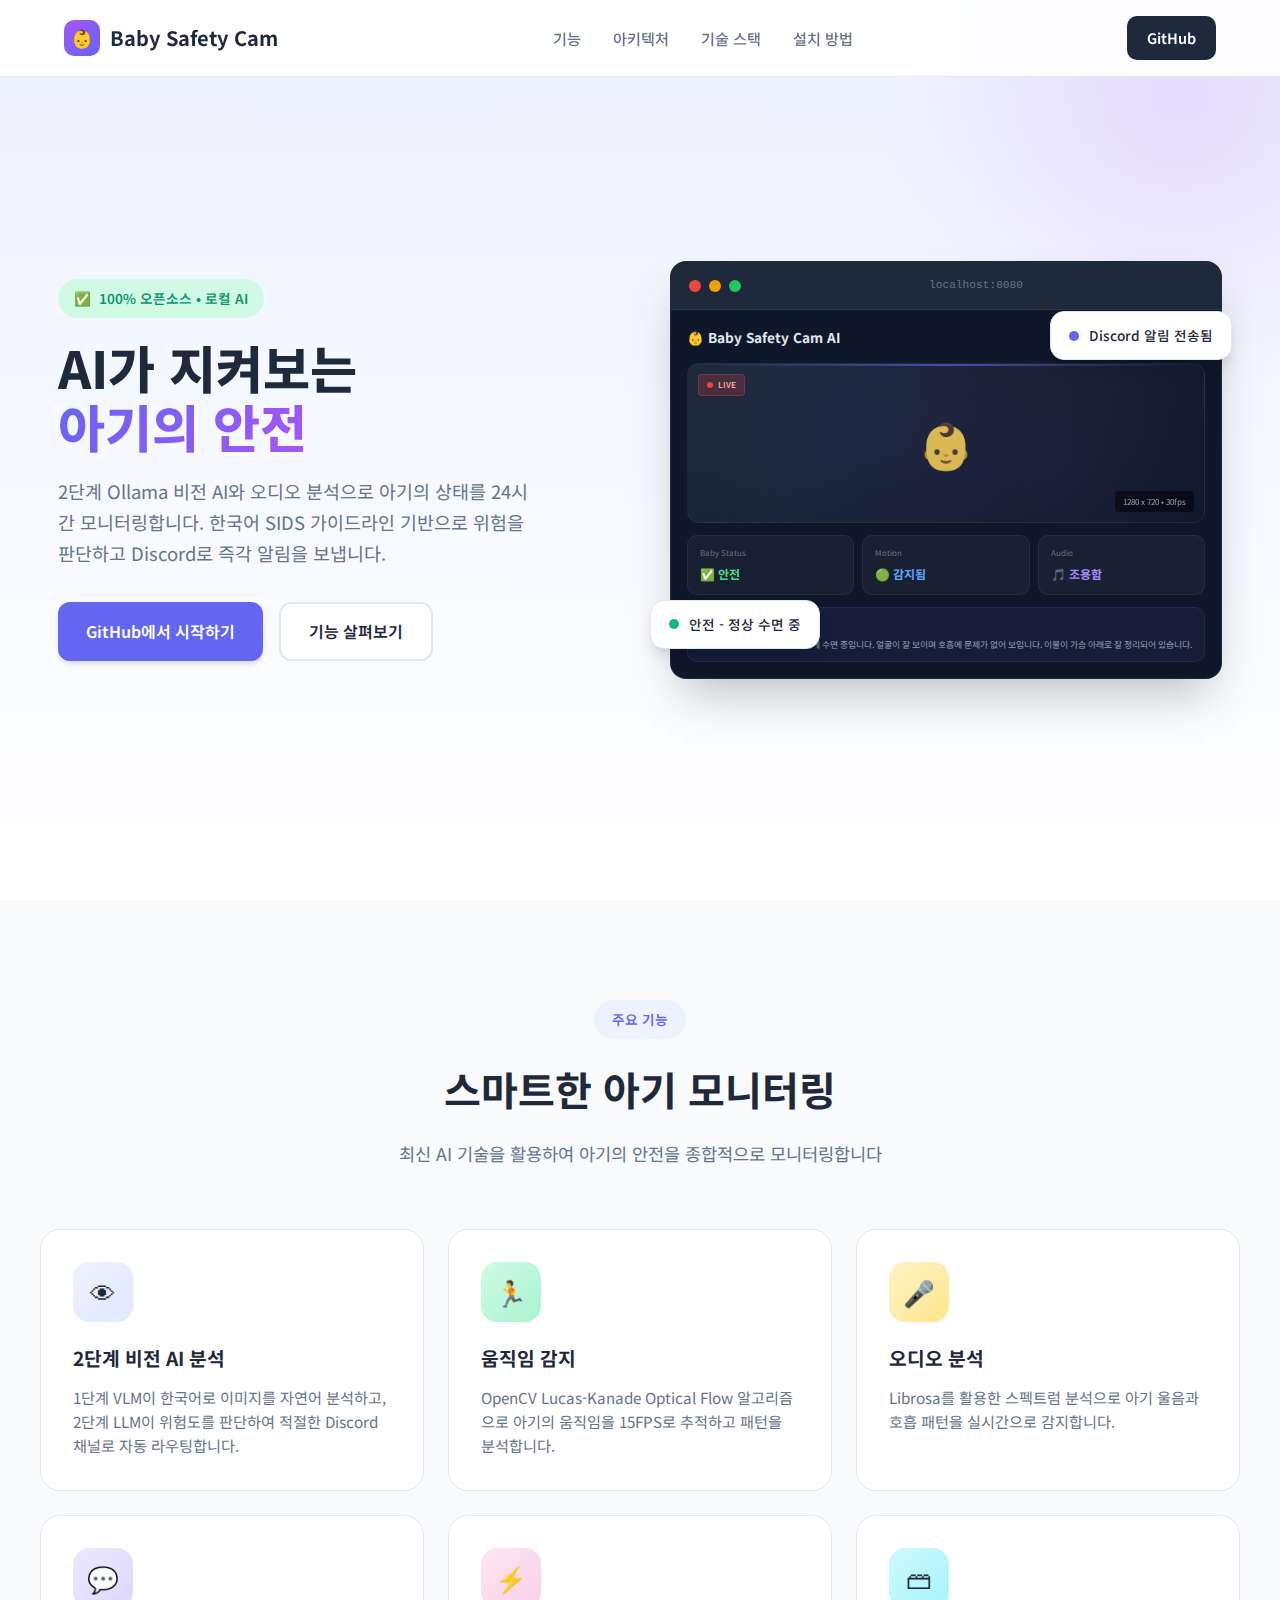
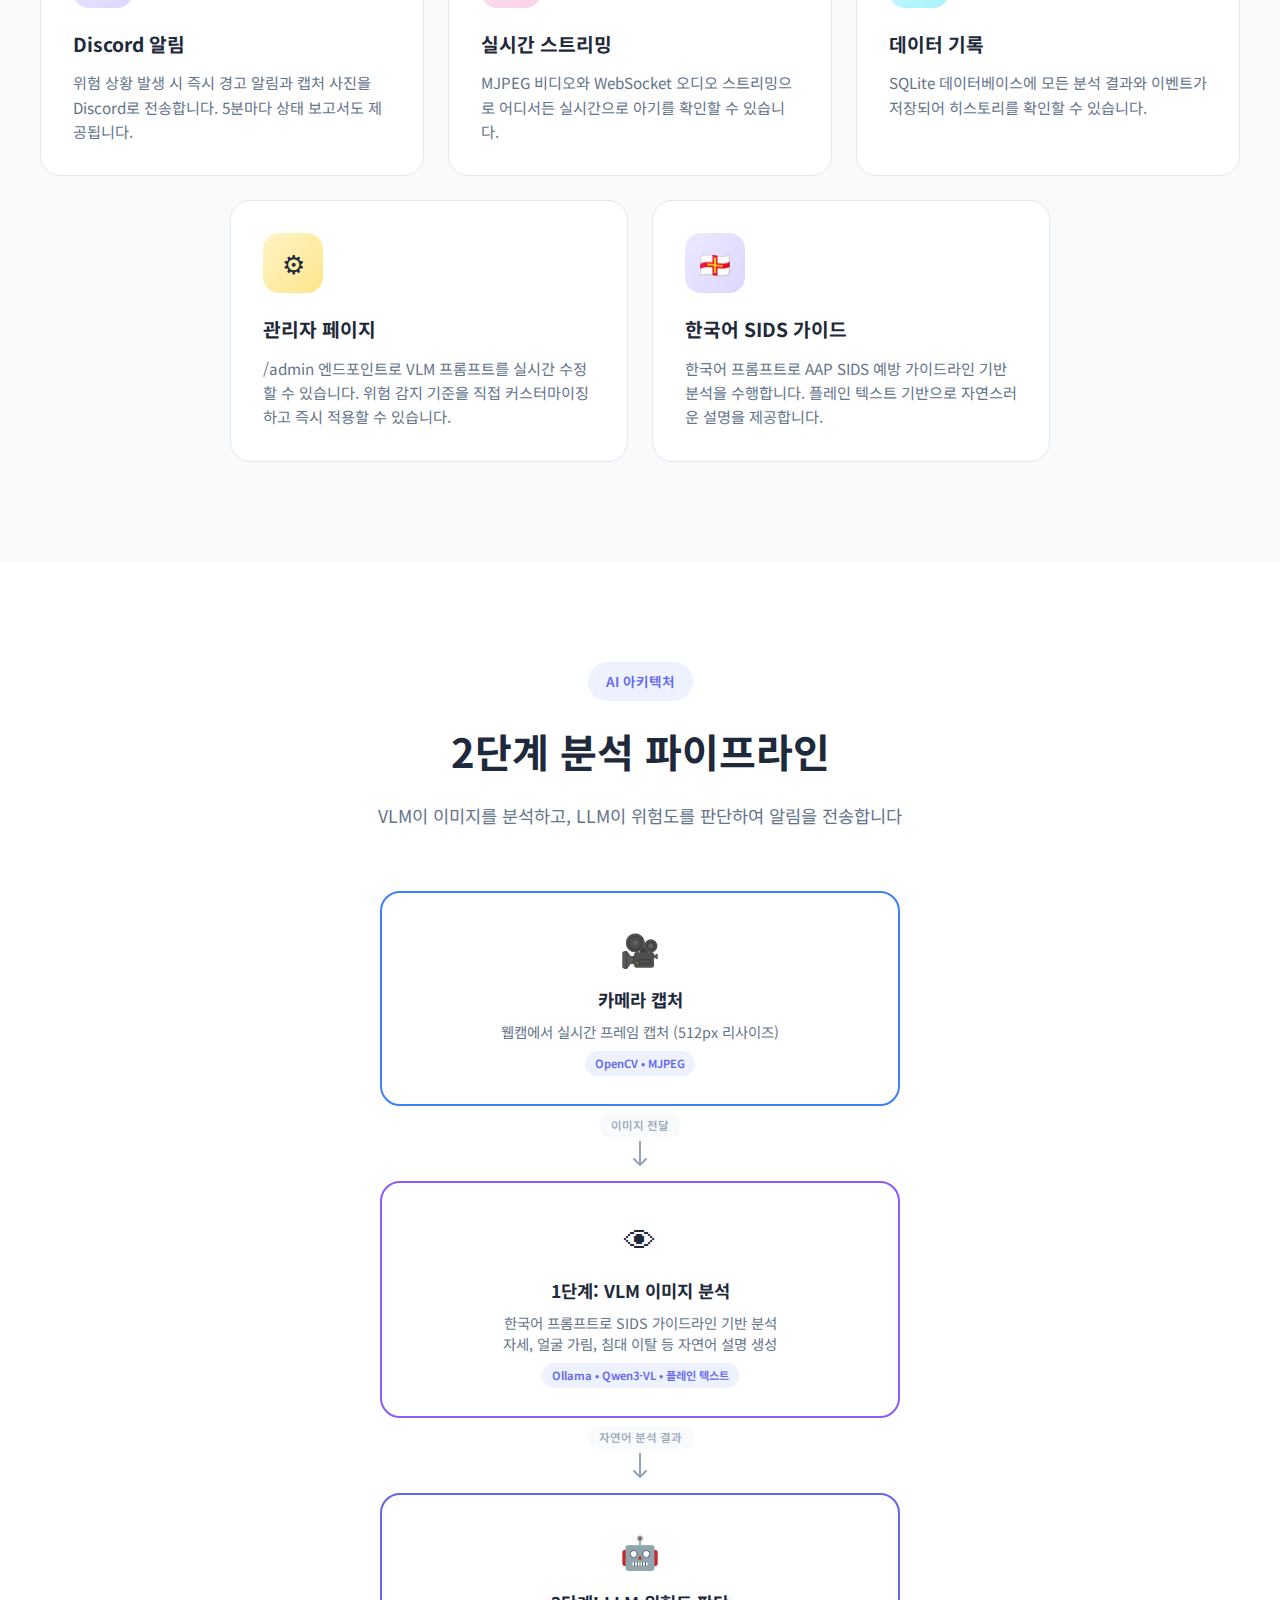
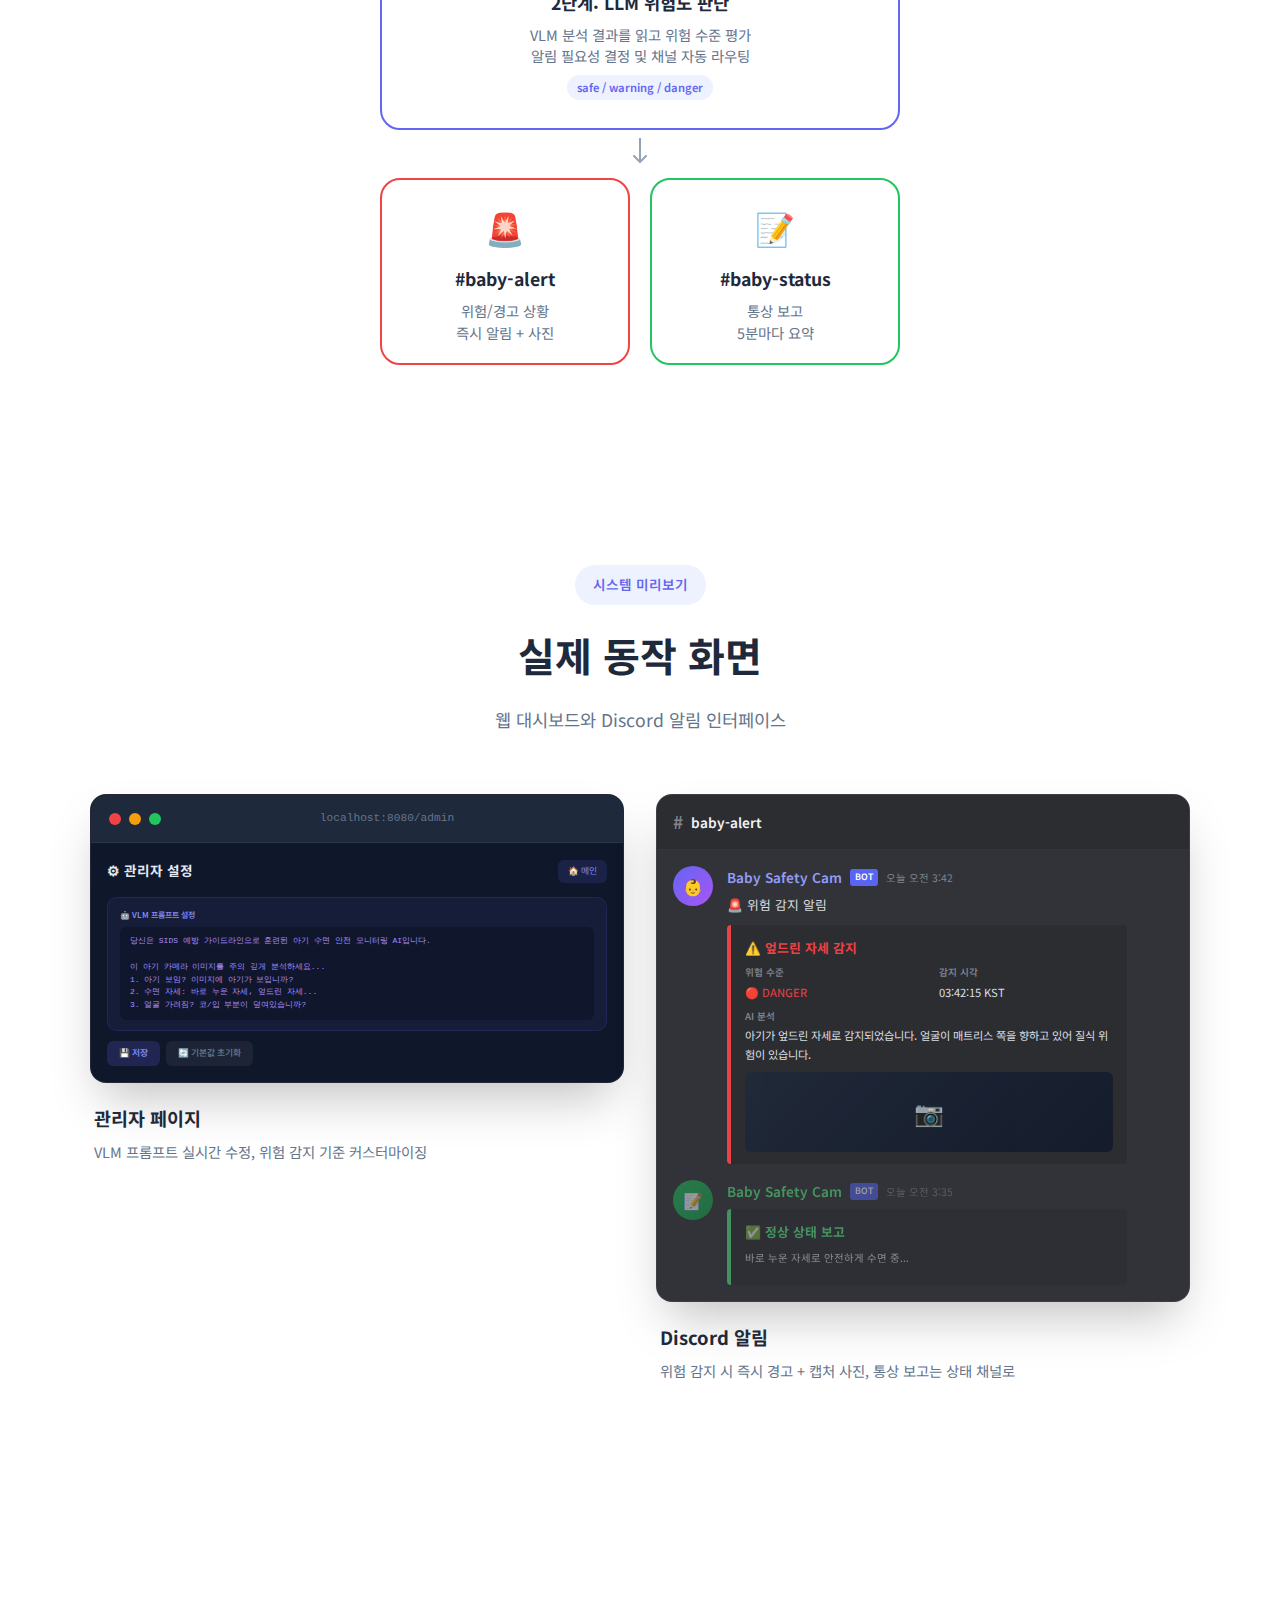
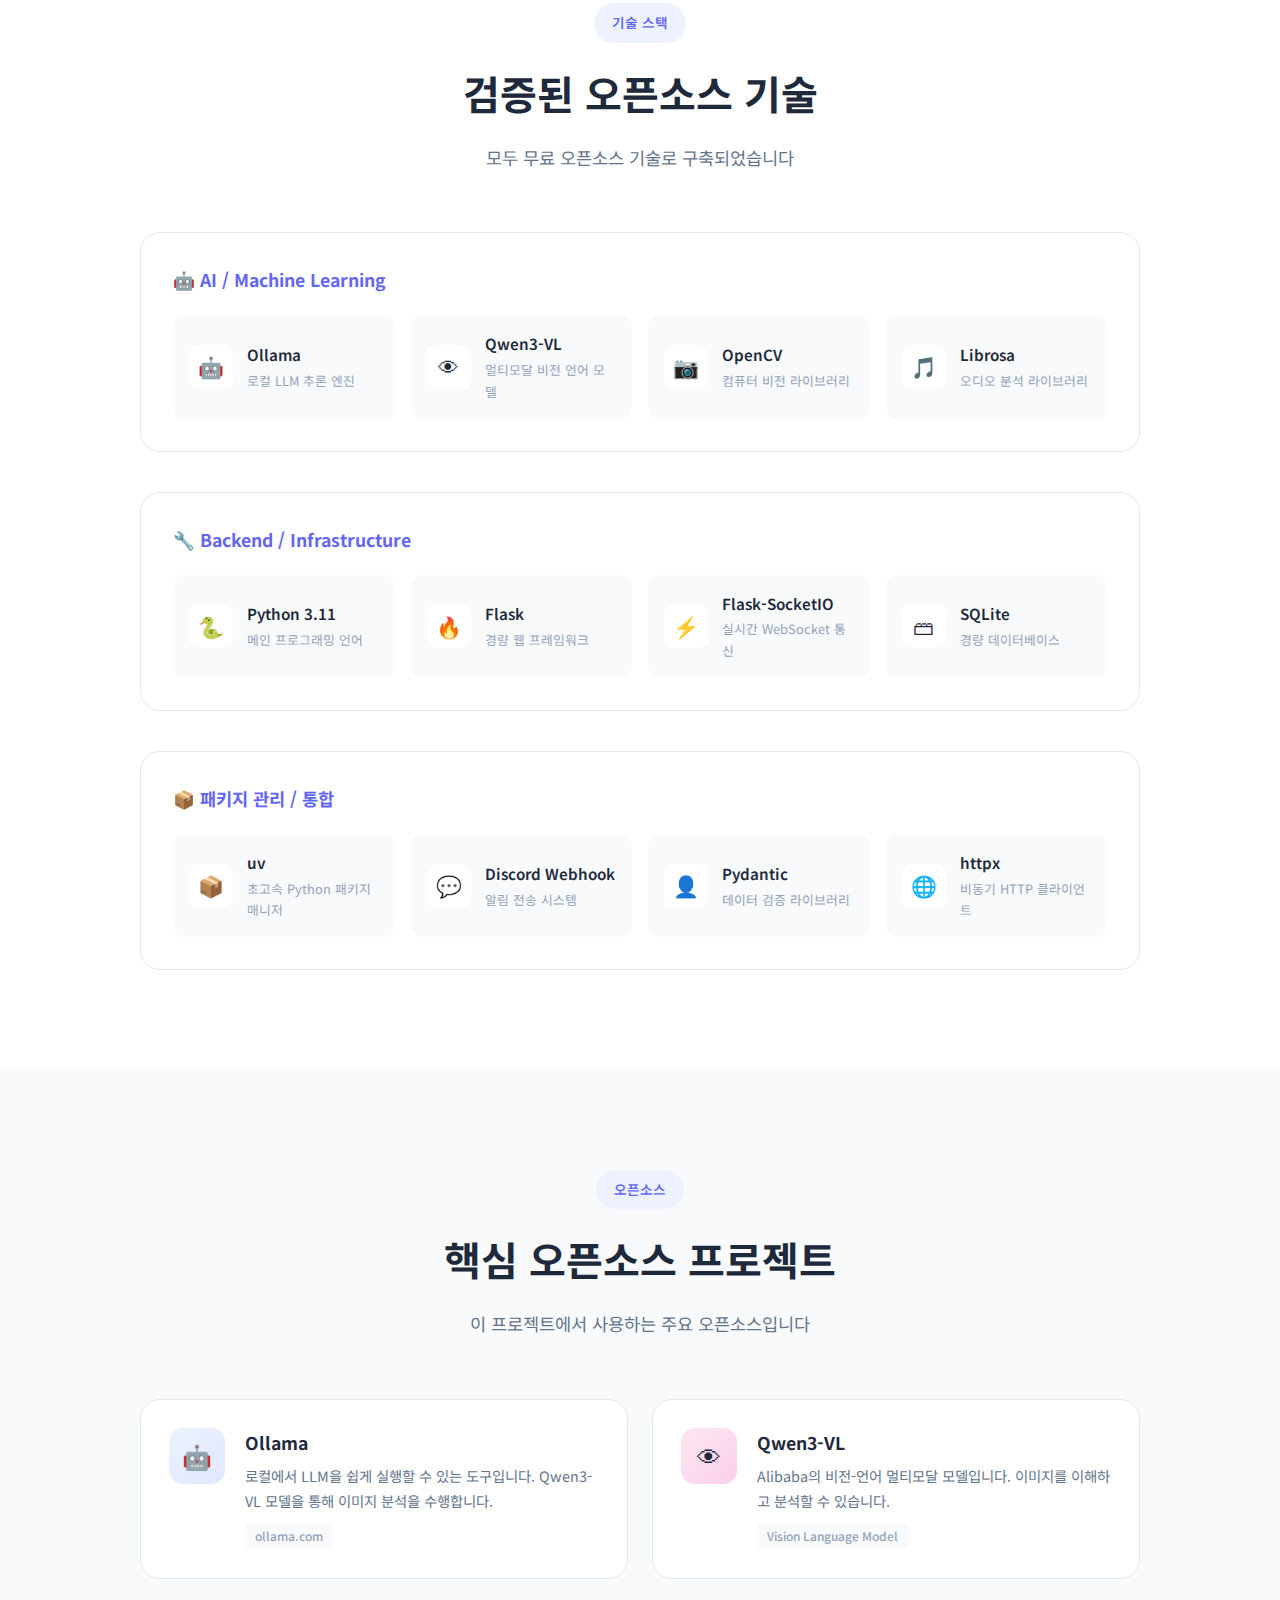
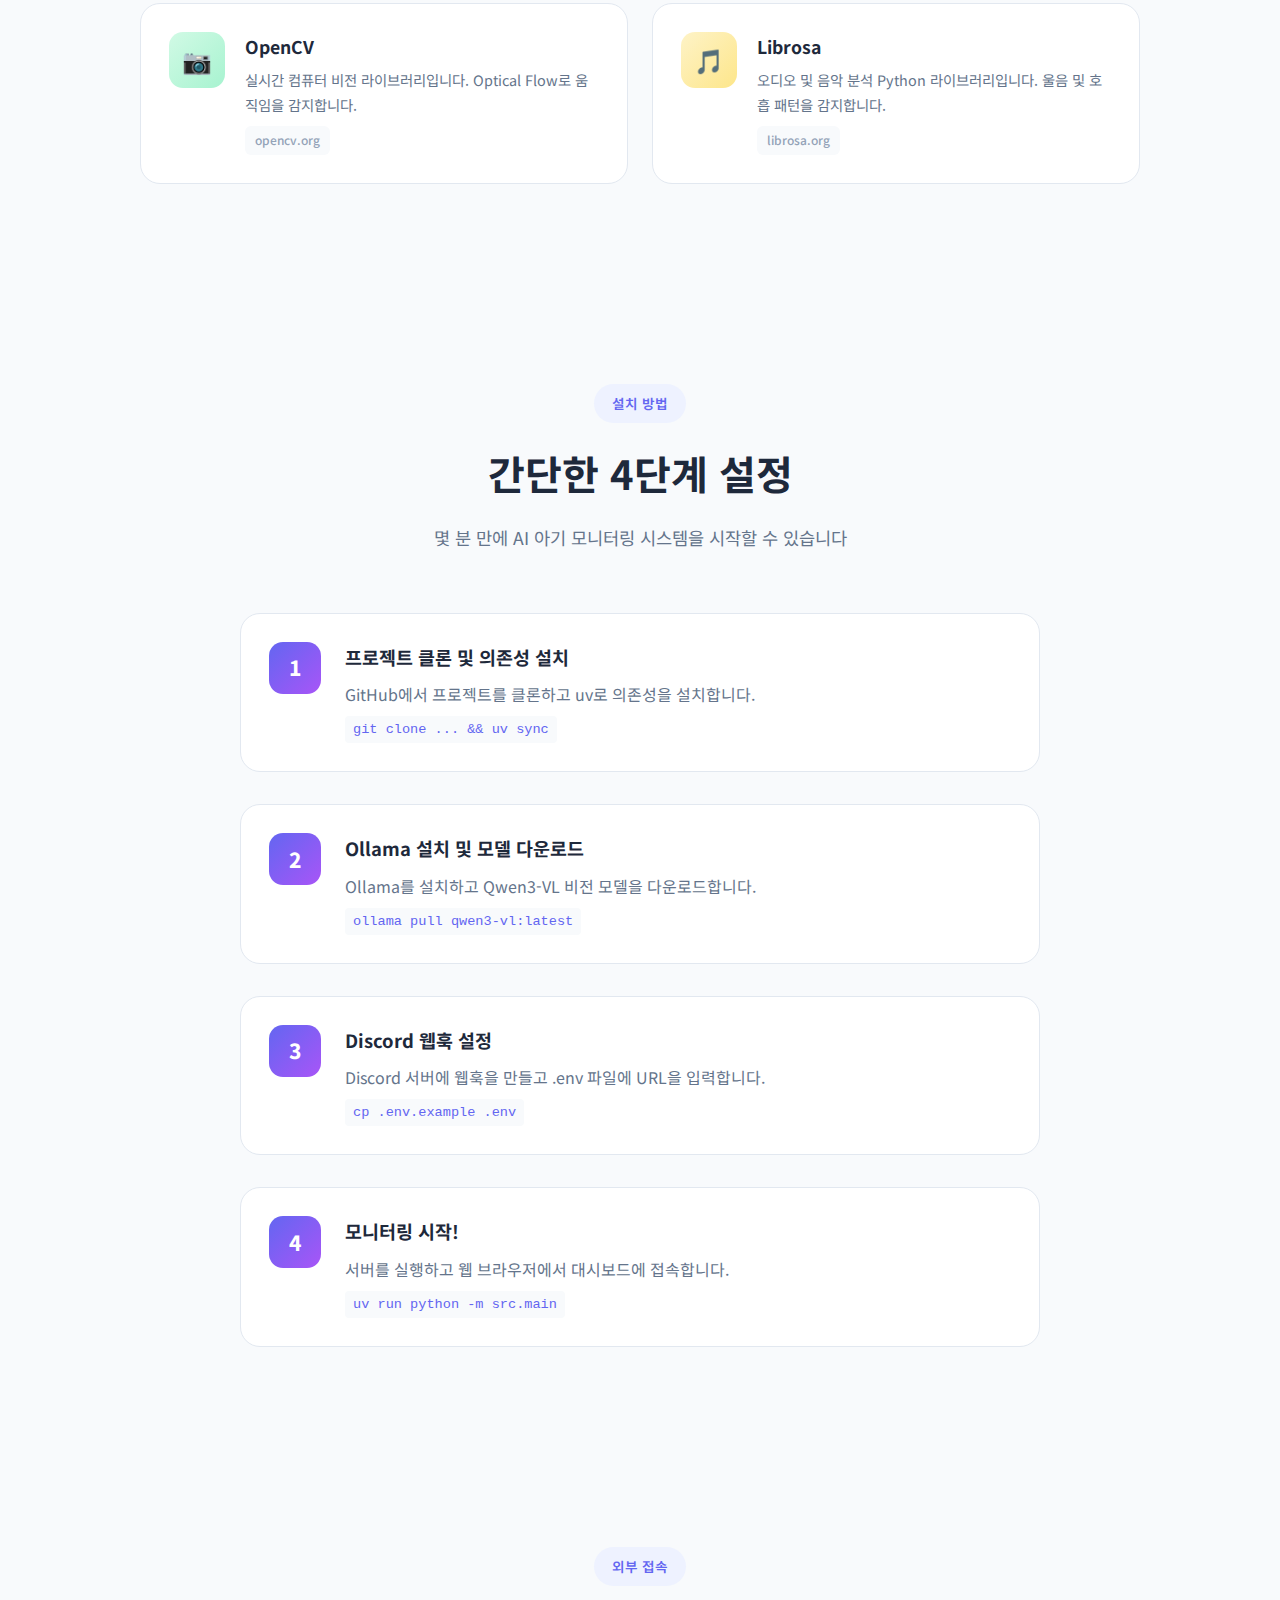
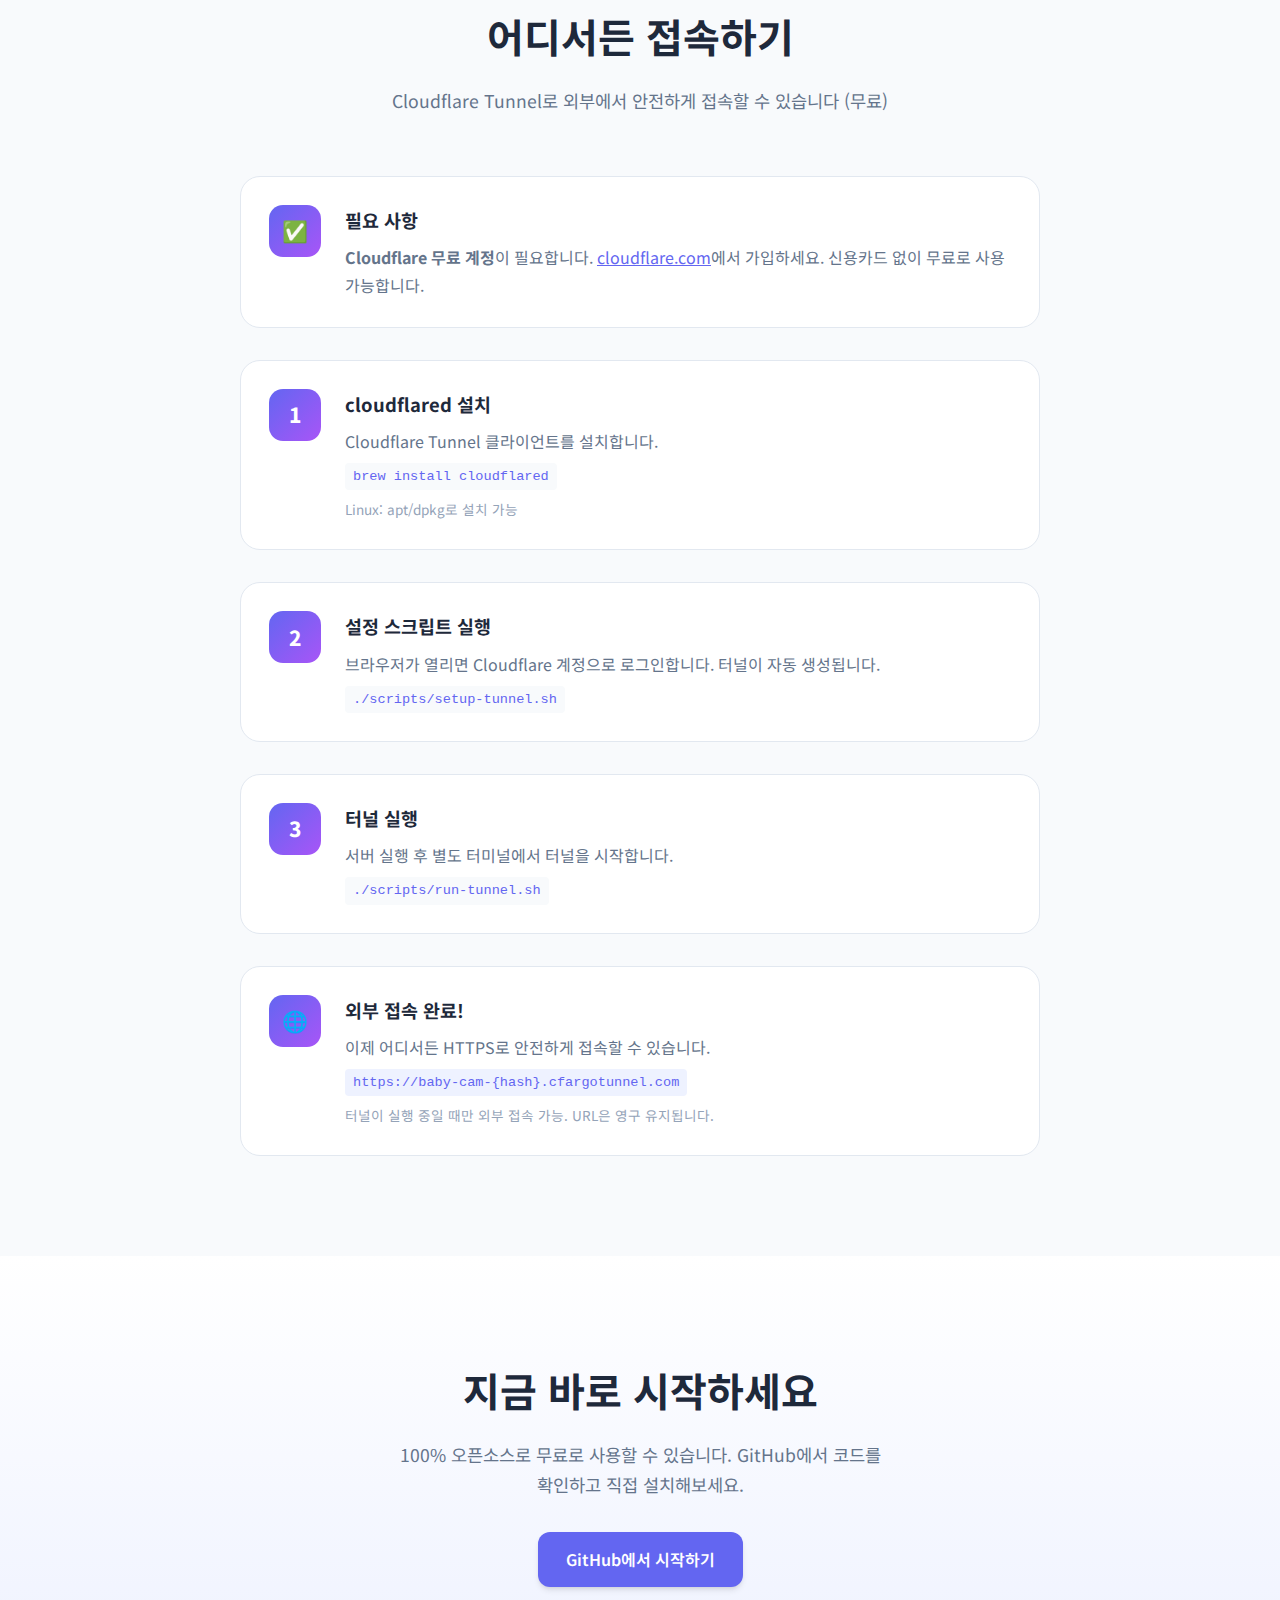
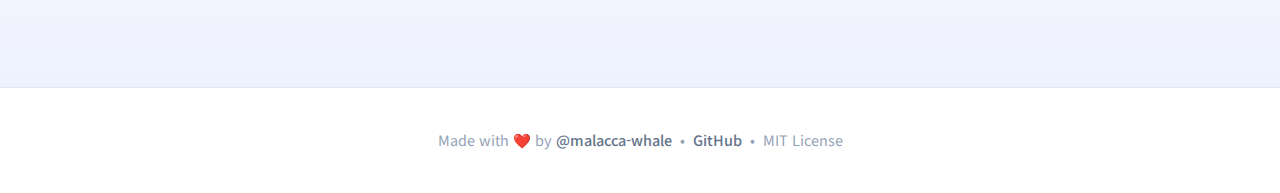
<file: docs/index.html>
<!DOCTYPE html>
<html lang="ko">
<head>
    <meta charset="UTF-8">
    <meta name="viewport" content="width=device-width, initial-scale=1.0">
    <title>Baby Safety Cam AI - AI 기반 아기 모니터링 시스템</title>
    <meta name="description" content="2단계 AI 비전과 오디오 분석을 활용한 실시간 아기 안전 모니터링 시스템. 한국어 SIDS 가이드라인 기반 위험 판단과 Discord 알림으로 아기의 안전을 24시간 지켜드립니다.">
    <link rel="preconnect" href="https://fonts.googleapis.com">
    <link rel="preconnect" href="https://fonts.gstatic.com" crossorigin>
    <link href="https://fonts.googleapis.com/css2?family=Inter:wght@400;500;600;700;800&family=Noto+Sans+KR:wght@400;500;600;700;800&display=swap" rel="stylesheet">
    <style>
        :root {
            --bg-primary: #ffffff;
            --bg-secondary: #f8fafc;
            --bg-card: #ffffff;
            --text-primary: #1e293b;
            --text-secondary: #64748b;
            --text-muted: #94a3b8;
            --accent: #6366f1;
            --accent-light: #eef2ff;
            --accent-hover: #4f46e5;
            --success: #10b981;
            --success-light: #d1fae5;
            --warning: #f59e0b;
            --warning-light: #fef3c7;
            --danger: #ef4444;
            --border: #e2e8f0;
            --shadow: 0 4px 6px -1px rgba(0, 0, 0, 0.1), 0 2px 4px -2px rgba(0, 0, 0, 0.1);
            --shadow-lg: 0 10px 15px -3px rgba(0, 0, 0, 0.1), 0 4px 6px -4px rgba(0, 0, 0, 0.1);
        }

        * {
            margin: 0;
            padding: 0;
            box-sizing: border-box;
        }

        html {
            scroll-behavior: smooth;
        }

        body {
            font-family: 'Noto Sans KR', 'Inter', -apple-system, sans-serif;
            background: var(--bg-primary);
            color: var(--text-primary);
            line-height: 1.7;
        }

        /* Header */
        header {
            position: fixed;
            top: 0;
            left: 0;
            right: 0;
            z-index: 100;
            background: rgba(255, 255, 255, 0.9);
            backdrop-filter: blur(12px);
            border-bottom: 1px solid var(--border);
        }

        nav {
            max-width: 1200px;
            margin: 0 auto;
            padding: 16px 24px;
            display: flex;
            justify-content: space-between;
            align-items: center;
        }

        .logo {
            font-size: 1.25rem;
            font-weight: 700;
            color: var(--text-primary);
            text-decoration: none;
            display: flex;
            align-items: center;
            gap: 10px;
        }

        .logo-icon {
            width: 36px;
            height: 36px;
            background: linear-gradient(135deg, #a855f7, var(--accent));
            border-radius: 10px;
            display: flex;
            align-items: center;
            justify-content: center;
            font-size: 1.1rem;
            color: white;
        }

        .nav-links {
            display: flex;
            gap: 32px;
            list-style: none;
        }

        .nav-links a {
            color: var(--text-secondary);
            text-decoration: none;
            font-size: 0.95rem;
            font-weight: 500;
            transition: color 0.2s;
        }

        .nav-links a:hover {
            color: var(--accent);
        }

        .nav-cta {
            background: var(--text-primary);
            color: white;
            padding: 10px 20px;
            border-radius: 10px;
            text-decoration: none;
            font-weight: 600;
            font-size: 0.9rem;
            transition: all 0.2s;
        }

        .nav-cta:hover {
            background: var(--accent);
            transform: translateY(-1px);
        }

        /* Hero */
        .hero {
            min-height: 100vh;
            display: flex;
            align-items: center;
            padding: 120px 24px 80px;
            position: relative;
            overflow: hidden;
            background: linear-gradient(180deg, var(--accent-light) 0%, var(--bg-primary) 100%);
        }

        .hero::before {
            content: '';
            position: absolute;
            top: -200px;
            right: -200px;
            width: 600px;
            height: 600px;
            background: radial-gradient(circle, rgba(168, 85, 247, 0.15) 0%, transparent 70%);
            pointer-events: none;
        }

        .hero-content {
            max-width: 1200px;
            margin: 0 auto;
            display: grid;
            grid-template-columns: 1fr 1fr;
            gap: 60px;
            align-items: center;
        }

        .hero-badge {
            display: inline-flex;
            align-items: center;
            gap: 8px;
            background: var(--success-light);
            color: #059669;
            padding: 8px 16px;
            border-radius: 50px;
            font-size: 0.85rem;
            font-weight: 600;
            margin-bottom: 20px;
        }

        .hero-text h1 {
            font-size: 3.2rem;
            font-weight: 800;
            line-height: 1.15;
            margin-bottom: 20px;
            color: var(--text-primary);
        }

        .hero-text h1 span {
            background: linear-gradient(135deg, var(--accent) 0%, #a855f7 100%);
            -webkit-background-clip: text;
            -webkit-text-fill-color: transparent;
        }

        .hero-text p {
            font-size: 1.15rem;
            color: var(--text-secondary);
            margin-bottom: 32px;
            max-width: 480px;
        }

        .hero-buttons {
            display: flex;
            gap: 16px;
            flex-wrap: wrap;
        }

        .btn {
            padding: 14px 28px;
            border-radius: 12px;
            font-weight: 600;
            font-size: 1rem;
            text-decoration: none;
            transition: all 0.2s;
            display: inline-flex;
            align-items: center;
            gap: 8px;
        }

        .btn-primary {
            background: var(--accent);
            color: white;
            box-shadow: var(--shadow);
        }

        .btn-primary:hover {
            background: var(--accent-hover);
            transform: translateY(-2px);
            box-shadow: var(--shadow-lg);
        }

        .btn-secondary {
            background: var(--bg-card);
            color: var(--text-primary);
            border: 2px solid var(--border);
        }

        .btn-secondary:hover {
            border-color: var(--accent);
            color: var(--accent);
        }

        .hero-image {
            position: relative;
        }

        .floating-badge {
            position: absolute;
            background: var(--bg-card);
            border: 1px solid var(--border);
            padding: 12px 18px;
            border-radius: 14px;
            font-size: 0.85rem;
            font-weight: 500;
            display: flex;
            align-items: center;
            gap: 10px;
            box-shadow: var(--shadow-lg);
            z-index: 2;
        }

        .floating-badge.safe {
            bottom: 30px;
            left: -20px;
            animation: float 3s ease-in-out infinite;
        }

        .floating-badge.alert {
            top: 50px;
            right: -10px;
            animation: float 3s ease-in-out infinite 0.5s;
        }

        .badge-dot {
            width: 10px;
            height: 10px;
            border-radius: 50%;
        }

        .badge-dot.green { background: var(--success); }
        .badge-dot.purple { background: var(--accent); }

        @keyframes float {
            0%, 100% { transform: translateY(0); }
            50% { transform: translateY(-8px); }
        }

        /* ===== Mockup UI Components ===== */
        .mockup-window {
            background: #0f172a;
            border-radius: 16px;
            overflow: hidden;
            box-shadow: 0 25px 50px -12px rgba(0, 0, 0, 0.25);
            border: 1px solid rgba(255,255,255,0.08);
        }

        .mockup-titlebar {
            display: flex;
            align-items: center;
            gap: 8px;
            padding: 14px 18px;
            background: #1e293b;
            border-bottom: 1px solid rgba(255,255,255,0.06);
        }

        .mockup-dot {
            width: 12px;
            height: 12px;
            border-radius: 50%;
        }

        .mockup-dot.red { background: #ef4444; }
        .mockup-dot.yellow { background: #f59e0b; }
        .mockup-dot.green { background: #22c55e; }

        .mockup-url {
            flex: 1;
            text-align: center;
            font-size: 0.7rem;
            color: #64748b;
            font-family: 'SF Mono', Monaco, monospace;
        }

        .mockup-body {
            padding: 16px;
        }

        /* Hero dashboard mockup */
        .mockup-header-bar {
            display: flex;
            justify-content: space-between;
            align-items: center;
            margin-bottom: 14px;
        }

        .mockup-logo-text {
            color: #e2e8f0;
            font-weight: 700;
            font-size: 0.85rem;
            display: flex;
            align-items: center;
            gap: 6px;
        }

        .mockup-nav-pills {
            display: flex;
            gap: 6px;
        }

        .mockup-nav-pill {
            background: rgba(255,255,255,0.06);
            color: #94a3b8;
            font-size: 0.55rem;
            padding: 4px 10px;
            border-radius: 6px;
        }

        .mockup-video-area {
            background: linear-gradient(135deg, #1e293b 0%, #0f172a 100%);
            border-radius: 12px;
            height: 160px;
            display: flex;
            flex-direction: column;
            align-items: center;
            justify-content: center;
            position: relative;
            margin-bottom: 12px;
            border: 1px solid rgba(255,255,255,0.06);
            overflow: hidden;
        }

        .mockup-video-area::before {
            content: '';
            position: absolute;
            inset: 0;
            background:
                radial-gradient(circle at 30% 40%, rgba(99, 102, 241, 0.08) 0%, transparent 50%),
                radial-gradient(circle at 70% 60%, rgba(168, 85, 247, 0.06) 0%, transparent 50%);
        }

        .mockup-crib {
            position: relative;
            z-index: 1;
        }

        .mockup-crib-icon {
            font-size: 2.8rem;
            filter: grayscale(0.3);
            opacity: 0.9;
        }

        .mockup-scan-line {
            position: absolute;
            top: 0;
            left: 0;
            right: 0;
            height: 2px;
            background: linear-gradient(90deg, transparent, rgba(99, 102, 241, 0.6), transparent);
            animation: scan 3s ease-in-out infinite;
        }

        @keyframes scan {
            0% { top: 0; opacity: 0; }
            10% { opacity: 1; }
            90% { opacity: 1; }
            100% { top: 100%; opacity: 0; }
        }

        .mockup-video-badge {
            position: absolute;
            top: 10px;
            left: 10px;
            display: flex;
            align-items: center;
            gap: 5px;
            background: rgba(239, 68, 68, 0.2);
            border: 1px solid rgba(239, 68, 68, 0.3);
            color: #fca5a5;
            font-size: 0.5rem;
            font-weight: 600;
            padding: 3px 8px;
            border-radius: 4px;
            z-index: 1;
        }

        .mockup-video-badge .rec-dot {
            width: 6px;
            height: 6px;
            border-radius: 50%;
            background: #ef4444;
            animation: blink 1.5s infinite;
        }

        @keyframes blink {
            0%, 100% { opacity: 1; }
            50% { opacity: 0.3; }
        }

        .mockup-video-overlay {
            position: absolute;
            bottom: 10px;
            right: 10px;
            background: rgba(0,0,0,0.5);
            backdrop-filter: blur(4px);
            color: #94a3b8;
            font-size: 0.5rem;
            padding: 4px 8px;
            border-radius: 4px;
            z-index: 1;
        }

        .mockup-status-row {
            display: grid;
            grid-template-columns: repeat(3, 1fr);
            gap: 8px;
            margin-bottom: 12px;
        }

        .mockup-status-card {
            background: rgba(255,255,255,0.04);
            border: 1px solid rgba(255,255,255,0.06);
            border-radius: 10px;
            padding: 10px 12px;
        }

        .mockup-status-label {
            font-size: 0.5rem;
            color: #64748b;
            margin-bottom: 4px;
        }

        .mockup-status-value {
            font-size: 0.75rem;
            font-weight: 700;
            display: flex;
            align-items: center;
            gap: 5px;
        }

        .mockup-status-value.safe { color: #4ade80; }
        .mockup-status-value.active { color: #60a5fa; }
        .mockup-status-value.quiet { color: #a78bfa; }

        .mockup-ai-box {
            background: rgba(99, 102, 241, 0.08);
            border: 1px solid rgba(99, 102, 241, 0.15);
            border-radius: 10px;
            padding: 10px 12px;
        }

        .mockup-ai-label {
            font-size: 0.5rem;
            color: #818cf8;
            font-weight: 600;
            margin-bottom: 6px;
            display: flex;
            align-items: center;
            gap: 4px;
        }

        .mockup-ai-text {
            font-size: 0.55rem;
            color: #94a3b8;
            line-height: 1.5;
        }

        /* Discord mockup */
        .mockup-discord {
            background: #313338;
            border-radius: 16px;
            overflow: hidden;
            box-shadow: 0 25px 50px -12px rgba(0, 0, 0, 0.25);
            border: 1px solid rgba(255,255,255,0.06);
        }

        .mockup-discord-sidebar {
            display: flex;
            align-items: center;
            gap: 8px;
            padding: 12px 16px;
            background: #2b2d31;
            border-bottom: 1px solid rgba(255,255,255,0.04);
        }

        .mockup-discord-hash {
            color: #80848e;
            font-size: 1.1rem;
            font-weight: 600;
        }

        .mockup-discord-channel {
            color: #f2f3f5;
            font-size: 0.85rem;
            font-weight: 600;
        }

        .mockup-discord-body {
            padding: 16px;
        }

        .mockup-discord-msg {
            display: flex;
            gap: 14px;
            margin-bottom: 16px;
        }

        .mockup-discord-avatar {
            width: 40px;
            height: 40px;
            border-radius: 50%;
            background: linear-gradient(135deg, #6366f1, #a855f7);
            display: flex;
            align-items: center;
            justify-content: center;
            font-size: 1rem;
            flex-shrink: 0;
        }

        .mockup-discord-msg-content {
            flex: 1;
        }

        .mockup-discord-author {
            display: flex;
            align-items: center;
            gap: 8px;
            margin-bottom: 6px;
        }

        .mockup-discord-author .name {
            color: #949cf7;
            font-size: 0.85rem;
            font-weight: 600;
        }

        .mockup-discord-author .bot-tag {
            background: #5865f2;
            color: white;
            font-size: 0.55rem;
            font-weight: 600;
            padding: 1px 5px;
            border-radius: 3px;
        }

        .mockup-discord-author .time {
            color: #80848e;
            font-size: 0.65rem;
        }

        .mockup-discord-text {
            color: #dbdee1;
            font-size: 0.8rem;
            line-height: 1.5;
            margin-bottom: 10px;
        }

        .mockup-discord-embed {
            border-left: 4px solid;
            border-radius: 4px;
            background: #2b2d31;
            padding: 12px 14px;
            max-width: 400px;
        }

        .mockup-discord-embed.alert-embed {
            border-color: #ed4245;
        }

        .mockup-discord-embed.status-embed {
            border-color: #57f287;
        }

        .mockup-discord-embed-title {
            font-size: 0.8rem;
            font-weight: 700;
            margin-bottom: 6px;
        }

        .mockup-discord-embed.alert-embed .mockup-discord-embed-title {
            color: #ed4245;
        }

        .mockup-discord-embed.status-embed .mockup-discord-embed-title {
            color: #57f287;
        }

        .mockup-discord-embed-field {
            display: flex;
            gap: 20px;
            margin-bottom: 6px;
        }

        .mockup-discord-embed-field-item {
            flex: 1;
        }

        .mockup-discord-embed-field-item .label {
            color: #80848e;
            font-size: 0.6rem;
            font-weight: 600;
            text-transform: uppercase;
            margin-bottom: 2px;
        }

        .mockup-discord-embed-field-item .value {
            color: #dbdee1;
            font-size: 0.7rem;
        }

        .mockup-discord-embed-img {
            margin-top: 8px;
            background: linear-gradient(135deg, #1e293b, #0f172a);
            border-radius: 6px;
            height: 80px;
            display: flex;
            align-items: center;
            justify-content: center;
            font-size: 1.5rem;
            opacity: 0.8;
        }

        /* Architecture flow */
        .arch-section {
            background: var(--bg-primary);
        }

        .arch-flow {
            max-width: 900px;
            margin: 0 auto;
            display: flex;
            flex-direction: column;
            align-items: center;
            gap: 0;
        }

        .arch-node {
            background: var(--bg-card);
            border: 2px solid var(--border);
            border-radius: 20px;
            padding: 28px 36px;
            text-align: center;
            width: 100%;
            max-width: 520px;
            transition: all 0.3s;
            position: relative;
        }

        .arch-node:hover {
            border-color: var(--accent);
            box-shadow: var(--shadow-lg);
            transform: scale(1.02);
        }

        .arch-node-icon {
            font-size: 2rem;
            margin-bottom: 10px;
        }

        .arch-node h4 {
            font-size: 1.1rem;
            font-weight: 700;
            margin-bottom: 6px;
            color: var(--text-primary);
        }

        .arch-node p {
            font-size: 0.9rem;
            color: var(--text-secondary);
            line-height: 1.5;
        }

        .arch-node .arch-tag {
            display: inline-block;
            background: var(--accent-light);
            color: var(--accent);
            font-size: 0.7rem;
            font-weight: 600;
            padding: 3px 10px;
            border-radius: 20px;
            margin-top: 8px;
        }

        .arch-node.camera { border-color: #3b82f6; }
        .arch-node.camera:hover { box-shadow: 0 10px 25px rgba(59, 130, 246, 0.15); }
        .arch-node.vlm { border-color: #8b5cf6; }
        .arch-node.vlm:hover { box-shadow: 0 10px 25px rgba(139, 92, 246, 0.15); }
        .arch-node.llm { border-color: #6366f1; }
        .arch-node.llm:hover { box-shadow: 0 10px 25px rgba(99, 102, 241, 0.15); }
        .arch-node.discord-node { border-color: #5865f2; }
        .arch-node.discord-node:hover { box-shadow: 0 10px 25px rgba(88, 101, 242, 0.15); }

        .arch-arrow {
            display: flex;
            flex-direction: column;
            align-items: center;
            padding: 8px 0;
            color: var(--text-muted);
        }

        .arch-arrow svg {
            width: 24px;
            height: 32px;
        }

        .arch-arrow-label {
            font-size: 0.72rem;
            font-weight: 500;
            color: var(--text-muted);
            background: var(--bg-secondary);
            padding: 2px 12px;
            border-radius: 12px;
            margin-bottom: 4px;
        }

        .arch-split {
            display: grid;
            grid-template-columns: 1fr 1fr;
            gap: 20px;
            width: 100%;
            max-width: 520px;
        }

        .arch-split .arch-node {
            max-width: none;
            padding: 20px 24px;
        }

        .arch-split .arch-node.alert-ch { border-color: #ef4444; }
        .arch-split .arch-node.status-ch { border-color: #22c55e; }

        /* Section common */
        section {
            padding: 100px 24px;
        }

        .section-header {
            text-align: center;
            margin-bottom: 60px;
        }

        .section-tag {
            display: inline-block;
            background: var(--accent-light);
            color: var(--accent);
            padding: 8px 18px;
            border-radius: 50px;
            font-size: 0.85rem;
            font-weight: 600;
            margin-bottom: 16px;
        }

        .section-header h2 {
            font-size: 2.5rem;
            font-weight: 700;
            margin-bottom: 16px;
            color: var(--text-primary);
        }

        .section-header p {
            color: var(--text-secondary);
            font-size: 1.1rem;
            max-width: 600px;
            margin: 0 auto;
        }

        /* Features */
        .features {
            background: var(--bg-secondary);
        }

        .features-grid {
            max-width: 1200px;
            margin: 0 auto;
            display: grid;
            grid-template-columns: repeat(3, 1fr);
            gap: 24px;
        }

        .feature-card {
            background: var(--bg-card);
            border: 1px solid var(--border);
            border-radius: 20px;
            padding: 32px;
            transition: all 0.3s;
        }

        .feature-card:hover {
            border-color: var(--accent);
            transform: translateY(-4px);
            box-shadow: var(--shadow-lg);
        }

        .feature-icon {
            width: 60px;
            height: 60px;
            border-radius: 16px;
            display: flex;
            align-items: center;
            justify-content: center;
            font-size: 1.6rem;
            margin-bottom: 20px;
        }

        .feature-icon.vision { background: linear-gradient(135deg, #eef2ff, #e0e7ff); }
        .feature-icon.motion { background: linear-gradient(135deg, #d1fae5, #a7f3d0); }
        .feature-icon.audio { background: linear-gradient(135deg, #fef3c7, #fde68a); }
        .feature-icon.discord { background: linear-gradient(135deg, #ede9fe, #ddd6fe); }
        .feature-icon.realtime { background: linear-gradient(135deg, #fce7f3, #fbcfe8); }
        .feature-icon.db { background: linear-gradient(135deg, #cffafe, #a5f3fc); }

        .feature-card h3 {
            font-size: 1.2rem;
            font-weight: 700;
            margin-bottom: 10px;
            color: var(--text-primary);
        }

        .feature-card p {
            color: var(--text-secondary);
            font-size: 0.95rem;
            line-height: 1.6;
        }

        /* Tech Stack */
        .tech-stack {
            background: var(--bg-primary);
        }

        .tech-categories {
            max-width: 1000px;
            margin: 0 auto;
            display: flex;
            flex-direction: column;
            gap: 40px;
        }

        .tech-category {
            background: var(--bg-card);
            border: 1px solid var(--border);
            border-radius: 20px;
            padding: 32px;
        }

        .tech-category h3 {
            font-size: 1.1rem;
            font-weight: 700;
            color: var(--accent);
            margin-bottom: 20px;
            display: flex;
            align-items: center;
            gap: 10px;
        }

        .tech-list {
            display: grid;
            grid-template-columns: repeat(auto-fit, minmax(200px, 1fr));
            gap: 16px;
        }

        .tech-item {
            display: flex;
            align-items: center;
            gap: 14px;
            padding: 16px;
            background: var(--bg-secondary);
            border-radius: 12px;
            transition: all 0.2s;
        }

        .tech-item:hover {
            background: var(--accent-light);
        }

        .tech-item .icon {
            width: 44px;
            height: 44px;
            border-radius: 10px;
            display: flex;
            align-items: center;
            justify-content: center;
            font-size: 1.3rem;
            background: var(--bg-card);
            flex-shrink: 0;
        }

        .tech-item .info h4 {
            font-size: 0.95rem;
            font-weight: 600;
            color: var(--text-primary);
            margin-bottom: 2px;
        }

        .tech-item .info p {
            font-size: 0.8rem;
            color: var(--text-muted);
        }

        /* Preview section (replaces screenshots) */
        .preview {
            background: var(--bg-primary);
        }

        .preview-grid {
            max-width: 1100px;
            margin: 0 auto;
            display: grid;
            grid-template-columns: repeat(2, 1fr);
            gap: 32px;
        }

        .preview-card {
            transition: all 0.3s;
        }

        .preview-card:hover {
            transform: translateY(-4px);
        }

        .preview-card .caption {
            padding: 20px 4px;
        }

        .preview-card .caption h3 {
            font-size: 1.15rem;
            font-weight: 700;
            margin-bottom: 6px;
        }

        .preview-card .caption p {
            color: var(--text-secondary);
            font-size: 0.9rem;
        }

        /* Open Source */
        .opensource {
            background: var(--bg-secondary);
        }

        .opensource-grid {
            max-width: 1000px;
            margin: 0 auto;
            display: grid;
            grid-template-columns: repeat(2, 1fr);
            gap: 24px;
        }

        .opensource-card {
            background: var(--bg-card);
            border: 1px solid var(--border);
            border-radius: 20px;
            padding: 28px;
            display: flex;
            gap: 20px;
            align-items: flex-start;
            transition: all 0.2s;
        }

        .opensource-card:hover {
            border-color: var(--accent);
            box-shadow: var(--shadow);
        }

        .opensource-card .icon {
            width: 56px;
            height: 56px;
            border-radius: 14px;
            display: flex;
            align-items: center;
            justify-content: center;
            font-size: 1.5rem;
            flex-shrink: 0;
        }

        .opensource-card .content h4 {
            font-size: 1.1rem;
            font-weight: 700;
            margin-bottom: 6px;
        }

        .opensource-card .content p {
            font-size: 0.9rem;
            color: var(--text-secondary);
            margin-bottom: 8px;
        }

        .opensource-card .tag {
            display: inline-block;
            background: var(--bg-secondary);
            color: var(--text-muted);
            padding: 4px 10px;
            border-radius: 6px;
            font-size: 0.75rem;
            font-weight: 500;
        }

        /* How it works */
        .how-it-works {
            background: var(--bg-secondary);
        }

        .steps {
            max-width: 800px;
            margin: 0 auto;
            display: flex;
            flex-direction: column;
            gap: 32px;
        }

        .step {
            display: flex;
            gap: 24px;
            align-items: flex-start;
            background: var(--bg-card);
            padding: 28px;
            border-radius: 20px;
            border: 1px solid var(--border);
            transition: all 0.2s;
        }

        .step:hover {
            border-color: var(--accent);
            box-shadow: var(--shadow);
        }

        .step-number {
            width: 52px;
            height: 52px;
            background: linear-gradient(135deg, var(--accent), #a855f7);
            border-radius: 14px;
            display: flex;
            align-items: center;
            justify-content: center;
            font-weight: 800;
            font-size: 1.3rem;
            color: white;
            flex-shrink: 0;
        }

        .step-content h3 {
            font-size: 1.15rem;
            font-weight: 700;
            margin-bottom: 8px;
        }

        .step-content p {
            color: var(--text-secondary);
        }

        .step-content code {
            display: inline-block;
            background: var(--bg-secondary);
            padding: 2px 8px;
            border-radius: 4px;
            font-family: 'SF Mono', Monaco, monospace;
            font-size: 0.85rem;
            color: var(--accent);
            margin-top: 8px;
        }

        /* CTA */
        .cta {
            text-align: center;
            background: linear-gradient(180deg, var(--bg-primary) 0%, var(--accent-light) 100%);
        }

        .cta h2 {
            font-size: 2.5rem;
            font-weight: 700;
            margin-bottom: 16px;
        }

        .cta p {
            color: var(--text-secondary);
            font-size: 1.1rem;
            margin-bottom: 32px;
            max-width: 500px;
            margin-left: auto;
            margin-right: auto;
        }

        /* Footer */
        footer {
            padding: 40px 24px;
            border-top: 1px solid var(--border);
            text-align: center;
            color: var(--text-muted);
            font-size: 0.9rem;
            background: var(--bg-primary);
        }

        footer a {
            color: var(--text-secondary);
            text-decoration: none;
            font-weight: 500;
        }

        footer a:hover {
            color: var(--accent);
        }

        /* Responsive */
        @media (max-width: 900px) {
            .hero-content {
                grid-template-columns: 1fr;
                text-align: center;
            }

            .hero-text h1 {
                font-size: 2.2rem;
            }

            .hero-text p {
                margin-left: auto;
                margin-right: auto;
            }

            .hero-buttons {
                justify-content: center;
            }

            .hero-badge {
                margin-left: auto;
                margin-right: auto;
            }

            .floating-badge {
                display: none;
            }

            .features-grid {
                grid-template-columns: 1fr;
            }

            .preview-grid {
                grid-template-columns: 1fr;
            }

            .opensource-grid {
                grid-template-columns: 1fr;
            }

            .nav-links {
                display: none;
            }

            .section-header h2 {
                font-size: 1.8rem;
            }

            .arch-split {
                grid-template-columns: 1fr;
            }

            .arch-node {
                padding: 20px 24px;
            }
        }
    </style>
</head>
<body>
    <header>
        <nav>
            <a href="#" class="logo">
                <div class="logo-icon">&#128118;</div>
                Baby Safety Cam
            </a>
            <ul class="nav-links">
                <li><a href="#features">기능</a></li>
                <li><a href="#architecture">아키텍처</a></li>
                <li><a href="#tech">기술 스택</a></li>
                <li><a href="#how-it-works">설치 방법</a></li>
            </ul>
            <a href="https://github.com/malacca-whale/baby-safety-cam-ai" class="nav-cta">GitHub</a>
        </nav>
    </header>

    <section class="hero">
        <div class="hero-content">
            <div class="hero-text">
                <div class="hero-badge">
                    <span>&#9989;</span> 100% 오픈소스 &bull; 로컬 AI
                </div>
                <h1>AI가 지켜보는<br><span>아기의 안전</span></h1>
                <p>2단계 Ollama 비전 AI와 오디오 분석으로 아기의 상태를 24시간 모니터링합니다. 한국어 SIDS 가이드라인 기반으로 위험을 판단하고 Discord로 즉각 알림을 보냅니다.</p>
                <div class="hero-buttons">
                    <a href="https://github.com/malacca-whale/baby-safety-cam-ai" class="btn btn-primary">
                        GitHub에서 시작하기
                    </a>
                    <a href="#features" class="btn btn-secondary">
                        기능 살펴보기
                    </a>
                </div>
            </div>
            <div class="hero-image">
                <!-- CSS Dashboard Mockup -->
                <div class="mockup-window">
                    <div class="mockup-titlebar">
                        <div class="mockup-dot red"></div>
                        <div class="mockup-dot yellow"></div>
                        <div class="mockup-dot green"></div>
                        <div class="mockup-url">localhost:8080</div>
                    </div>
                    <div class="mockup-body">
                        <div class="mockup-header-bar">
                            <div class="mockup-logo-text">&#128118; Baby Safety Cam AI</div>
                            <div class="mockup-nav-pills">
                                <div class="mockup-nav-pill">Discord</div>
                                <div class="mockup-nav-pill">Vision</div>
                                <div class="mockup-nav-pill">Events</div>
                            </div>
                        </div>
                        <div class="mockup-video-area">
                            <div class="mockup-scan-line"></div>
                            <div class="mockup-video-badge"><span class="rec-dot"></span> LIVE</div>
                            <div class="mockup-crib">
                                <div class="mockup-crib-icon">&#128118;</div>
                            </div>
                            <div class="mockup-video-overlay">1280 x 720 &bull; 30fps</div>
                        </div>
                        <div class="mockup-status-row">
                            <div class="mockup-status-card">
                                <div class="mockup-status-label">Baby Status</div>
                                <div class="mockup-status-value safe">&#9989; 안전</div>
                            </div>
                            <div class="mockup-status-card">
                                <div class="mockup-status-label">Motion</div>
                                <div class="mockup-status-value active">&#128994; 감지됨</div>
                            </div>
                            <div class="mockup-status-card">
                                <div class="mockup-status-label">Audio</div>
                                <div class="mockup-status-value quiet">&#127925; 조용함</div>
                            </div>
                        </div>
                        <div class="mockup-ai-box">
                            <div class="mockup-ai-label">&#129302; AI 분석 결과</div>
                            <div class="mockup-ai-text">아기가 바로 누운 자세로 안전하게 수면 중입니다. 얼굴이 잘 보이며 호흡에 문제가 없어 보입니다. 이불이 가슴 아래로 잘 정리되어 있습니다.</div>
                        </div>
                    </div>
                </div>
                <div class="floating-badge safe">
                    <span class="badge-dot green"></span>
                    안전 - 정상 수면 중
                </div>
                <div class="floating-badge alert">
                    <span class="badge-dot purple"></span>
                    Discord 알림 전송됨
                </div>
            </div>
        </div>
    </section>

    <section class="features" id="features">
        <div class="section-header">
            <span class="section-tag">주요 기능</span>
            <h2>스마트한 아기 모니터링</h2>
            <p>최신 AI 기술을 활용하여 아기의 안전을 종합적으로 모니터링합니다</p>
        </div>
        <div class="features-grid">
            <div class="feature-card">
                <div class="feature-icon vision">&#128065;</div>
                <h3>2단계 비전 AI 분석</h3>
                <p>1단계 VLM이 한국어로 이미지를 자연어 분석하고, 2단계 LLM이 위험도를 판단하여 적절한 Discord 채널로 자동 라우팅합니다.</p>
            </div>
            <div class="feature-card">
                <div class="feature-icon motion">&#127939;</div>
                <h3>움직임 감지</h3>
                <p>OpenCV Lucas-Kanade Optical Flow 알고리즘으로 아기의 움직임을 15FPS로 추적하고 패턴을 분석합니다.</p>
            </div>
            <div class="feature-card">
                <div class="feature-icon audio">&#127908;</div>
                <h3>오디오 분석</h3>
                <p>Librosa를 활용한 스펙트럼 분석으로 아기 울음과 호흡 패턴을 실시간으로 감지합니다.</p>
            </div>
            <div class="feature-card">
                <div class="feature-icon discord">&#128172;</div>
                <h3>Discord 알림</h3>
                <p>위험 상황 발생 시 즉시 경고 알림과 캡처 사진을 Discord로 전송합니다. 5분마다 상태 보고서도 제공됩니다.</p>
            </div>
            <div class="feature-card">
                <div class="feature-icon realtime">&#9889;</div>
                <h3>실시간 스트리밍</h3>
                <p>MJPEG 비디오와 WebSocket 오디오 스트리밍으로 어디서든 실시간으로 아기를 확인할 수 있습니다.</p>
            </div>
            <div class="feature-card">
                <div class="feature-icon db">&#128451;</div>
                <h3>데이터 기록</h3>
                <p>SQLite 데이터베이스에 모든 분석 결과와 이벤트가 저장되어 히스토리를 확인할 수 있습니다.</p>
            </div>
        </div>
        <div class="features-grid" style="margin-top: 24px; max-width: 820px; grid-template-columns: repeat(2, 1fr);">
            <div class="feature-card">
                <div class="feature-icon" style="background: linear-gradient(135deg, #fef3c7, #fde68a);">&#9881;</div>
                <h3>관리자 페이지</h3>
                <p>/admin 엔드포인트로 VLM 프롬프트를 실시간 수정할 수 있습니다. 위험 감지 기준을 직접 커스터마이징하고 즉시 적용할 수 있습니다.</p>
            </div>
            <div class="feature-card">
                <div class="feature-icon" style="background: linear-gradient(135deg, #ede9fe, #ddd6fe);">&#127468;&#127468;</div>
                <h3>한국어 SIDS 가이드</h3>
                <p>한국어 프롬프트로 AAP SIDS 예방 가이드라인 기반 분석을 수행합니다. 플레인 텍스트 기반으로 자연스러운 설명을 제공합니다.</p>
            </div>
        </div>
    </section>

    <!-- Architecture Flow Section -->
    <section class="arch-section" id="architecture">
        <div class="section-header">
            <span class="section-tag">AI 아키텍처</span>
            <h2>2단계 분석 파이프라인</h2>
            <p>VLM이 이미지를 분석하고, LLM이 위험도를 판단하여 알림을 전송합니다</p>
        </div>
        <div class="arch-flow">
            <div class="arch-node camera">
                <div class="arch-node-icon">&#127909;</div>
                <h4>카메라 캡처</h4>
                <p>웹캠에서 실시간 프레임 캡처 (512px 리사이즈)</p>
                <span class="arch-tag">OpenCV &bull; MJPEG</span>
            </div>

            <div class="arch-arrow">
                <div class="arch-arrow-label">이미지 전달</div>
                <svg viewBox="0 0 24 32" fill="none"><path d="M12 0 L12 24 M6 18 L12 24 L18 18" stroke="#94a3b8" stroke-width="2" stroke-linecap="round" stroke-linejoin="round"/></svg>
            </div>

            <div class="arch-node vlm">
                <div class="arch-node-icon">&#128065;</div>
                <h4>1단계: VLM 이미지 분석</h4>
                <p>한국어 프롬프트로 SIDS 가이드라인 기반 분석<br>자세, 얼굴 가림, 침대 이탈 등 자연어 설명 생성</p>
                <span class="arch-tag">Ollama &bull; Qwen3-VL &bull; 플레인 텍스트</span>
            </div>

            <div class="arch-arrow">
                <div class="arch-arrow-label">자연어 분석 결과</div>
                <svg viewBox="0 0 24 32" fill="none"><path d="M12 0 L12 24 M6 18 L12 24 L18 18" stroke="#94a3b8" stroke-width="2" stroke-linecap="round" stroke-linejoin="round"/></svg>
            </div>

            <div class="arch-node llm">
                <div class="arch-node-icon">&#129302;</div>
                <h4>2단계: LLM 위험도 판단</h4>
                <p>VLM 분석 결과를 읽고 위험 수준 평가<br>알림 필요성 결정 및 채널 자동 라우팅</p>
                <span class="arch-tag">safe / warning / danger</span>
            </div>

            <div class="arch-arrow">
                <svg viewBox="0 0 24 32" fill="none"><path d="M12 0 L12 24 M6 18 L12 24 L18 18" stroke="#94a3b8" stroke-width="2" stroke-linecap="round" stroke-linejoin="round"/></svg>
            </div>

            <div class="arch-split">
                <div class="arch-node alert-ch">
                    <div class="arch-node-icon">&#128680;</div>
                    <h4>#baby-alert</h4>
                    <p>위험/경고 상황<br>즉시 알림 + 사진</p>
                </div>
                <div class="arch-node status-ch">
                    <div class="arch-node-icon">&#128221;</div>
                    <h4>#baby-status</h4>
                    <p>통상 보고<br>5분마다 요약</p>
                </div>
            </div>
        </div>
    </section>

    <!-- Preview Section (CSS mockups instead of screenshots) -->
    <section class="preview" id="preview">
        <div class="section-header">
            <span class="section-tag">시스템 미리보기</span>
            <h2>실제 동작 화면</h2>
            <p>웹 대시보드와 Discord 알림 인터페이스</p>
        </div>
        <div class="preview-grid">
            <div class="preview-card">
                <!-- Web Dashboard Detailed Mockup -->
                <div class="mockup-window">
                    <div class="mockup-titlebar">
                        <div class="mockup-dot red"></div>
                        <div class="mockup-dot yellow"></div>
                        <div class="mockup-dot green"></div>
                        <div class="mockup-url">localhost:8080/admin</div>
                    </div>
                    <div class="mockup-body">
                        <div class="mockup-header-bar">
                            <div class="mockup-logo-text">&#9881; 관리자 설정</div>
                            <div class="mockup-nav-pills">
                                <div class="mockup-nav-pill" style="background: rgba(99,102,241,0.15); color: #818cf8;">&#127968; 메인</div>
                            </div>
                        </div>
                        <div class="mockup-ai-box" style="margin-bottom: 10px;">
                            <div class="mockup-ai-label">&#129302; VLM 프롬프트 설정</div>
                            <div style="background: rgba(0,0,0,0.2); border-radius: 6px; padding: 8px 10px; margin-top: 6px;">
                                <div class="mockup-ai-text" style="font-family: 'SF Mono', Monaco, monospace; font-size: 0.5rem; color: #a78bfa; line-height: 1.6;">
                                    당신은 SIDS 예방 가이드라인으로 훈련된 아기 수면 안전 모니터링 AI입니다.<br><br>
                                    이 아기 카메라 이미지를 주의 깊게 분석하세요...<br>
                                    1. 아기 보임? 이미지에 아기가 보입니까?<br>
                                    2. 수면 자세: 바로 누운 자세, 엎드린 자세...<br>
                                    3. 얼굴 가려짐? 코/입 부분이 덮여있습니까?
                                </div>
                            </div>
                        </div>
                        <div style="display: flex; gap: 6px;">
                            <div style="background: rgba(99,102,241,0.2); color: #818cf8; font-size: 0.55rem; font-weight: 600; padding: 5px 12px; border-radius: 6px;">&#128190; 저장</div>
                            <div style="background: rgba(255,255,255,0.06); color: #64748b; font-size: 0.55rem; font-weight: 600; padding: 5px 12px; border-radius: 6px;">&#128260; 기본값 초기화</div>
                        </div>
                    </div>
                </div>
                <div class="caption">
                    <h3>관리자 페이지</h3>
                    <p>VLM 프롬프트 실시간 수정, 위험 감지 기준 커스터마이징</p>
                </div>
            </div>
            <div class="preview-card">
                <!-- Discord Alert Mockup -->
                <div class="mockup-discord">
                    <div class="mockup-discord-sidebar">
                        <div class="mockup-discord-hash">#</div>
                        <div class="mockup-discord-channel">baby-alert</div>
                    </div>
                    <div class="mockup-discord-body">
                        <div class="mockup-discord-msg">
                            <div class="mockup-discord-avatar">&#128118;</div>
                            <div class="mockup-discord-msg-content">
                                <div class="mockup-discord-author">
                                    <span class="name">Baby Safety Cam</span>
                                    <span class="bot-tag">BOT</span>
                                    <span class="time">오늘 오전 3:42</span>
                                </div>
                                <div class="mockup-discord-text">&#128680; 위험 감지 알림</div>
                                <div class="mockup-discord-embed alert-embed">
                                    <div class="mockup-discord-embed-title">&#9888;&#65039; 엎드린 자세 감지</div>
                                    <div class="mockup-discord-embed-field">
                                        <div class="mockup-discord-embed-field-item">
                                            <div class="label">위험 수준</div>
                                            <div class="value" style="color: #ed4245;">&#128308; DANGER</div>
                                        </div>
                                        <div class="mockup-discord-embed-field-item">
                                            <div class="label">감지 시각</div>
                                            <div class="value">03:42:15 KST</div>
                                        </div>
                                    </div>
                                    <div class="mockup-discord-embed-field">
                                        <div class="mockup-discord-embed-field-item" style="flex: none; width: 100%;">
                                            <div class="label">AI 분석</div>
                                            <div class="value">아기가 엎드린 자세로 감지되었습니다. 얼굴이 매트리스 쪽을 향하고 있어 질식 위험이 있습니다.</div>
                                        </div>
                                    </div>
                                    <div class="mockup-discord-embed-img">&#128247;</div>
                                </div>
                            </div>
                        </div>
                        <div class="mockup-discord-msg" style="opacity: 0.5; margin-bottom: 0;">
                            <div class="mockup-discord-avatar" style="background: linear-gradient(135deg, #22c55e, #16a34a);">&#128221;</div>
                            <div class="mockup-discord-msg-content">
                                <div class="mockup-discord-author">
                                    <span class="name" style="color: #57f287;">Baby Safety Cam</span>
                                    <span class="bot-tag">BOT</span>
                                    <span class="time">오늘 오전 3:35</span>
                                </div>
                                <div class="mockup-discord-embed status-embed" style="margin-top: 4px;">
                                    <div class="mockup-discord-embed-title">&#9989; 정상 상태 보고</div>
                                    <div class="mockup-discord-embed-field">
                                        <div class="mockup-discord-embed-field-item">
                                            <div class="value" style="font-size: 0.65rem;">바로 누운 자세로 안전하게 수면 중...</div>
                                        </div>
                                    </div>
                                </div>
                            </div>
                        </div>
                    </div>
                </div>
                <div class="caption">
                    <h3>Discord 알림</h3>
                    <p>위험 감지 시 즉시 경고 + 캡처 사진, 통상 보고는 상태 채널로</p>
                </div>
            </div>
        </div>
    </section>

    <section class="tech-stack" id="tech">
        <div class="section-header">
            <span class="section-tag">기술 스택</span>
            <h2>검증된 오픈소스 기술</h2>
            <p>모두 무료 오픈소스 기술로 구축되었습니다</p>
        </div>
        <div class="tech-categories">
            <div class="tech-category">
                <h3>&#129302; AI / Machine Learning</h3>
                <div class="tech-list">
                    <div class="tech-item">
                        <div class="icon">&#129302;</div>
                        <div class="info">
                            <h4>Ollama</h4>
                            <p>로컬 LLM 추론 엔진</p>
                        </div>
                    </div>
                    <div class="tech-item">
                        <div class="icon">&#128065;</div>
                        <div class="info">
                            <h4>Qwen3-VL</h4>
                            <p>멀티모달 비전 언어 모델</p>
                        </div>
                    </div>
                    <div class="tech-item">
                        <div class="icon">&#128247;</div>
                        <div class="info">
                            <h4>OpenCV</h4>
                            <p>컴퓨터 비전 라이브러리</p>
                        </div>
                    </div>
                    <div class="tech-item">
                        <div class="icon">&#127925;</div>
                        <div class="info">
                            <h4>Librosa</h4>
                            <p>오디오 분석 라이브러리</p>
                        </div>
                    </div>
                </div>
            </div>
            <div class="tech-category">
                <h3>&#128295; Backend / Infrastructure</h3>
                <div class="tech-list">
                    <div class="tech-item">
                        <div class="icon">&#128013;</div>
                        <div class="info">
                            <h4>Python 3.11</h4>
                            <p>메인 프로그래밍 언어</p>
                        </div>
                    </div>
                    <div class="tech-item">
                        <div class="icon">&#128293;</div>
                        <div class="info">
                            <h4>Flask</h4>
                            <p>경량 웹 프레임워크</p>
                        </div>
                    </div>
                    <div class="tech-item">
                        <div class="icon">&#9889;</div>
                        <div class="info">
                            <h4>Flask-SocketIO</h4>
                            <p>실시간 WebSocket 통신</p>
                        </div>
                    </div>
                    <div class="tech-item">
                        <div class="icon">&#128451;</div>
                        <div class="info">
                            <h4>SQLite</h4>
                            <p>경량 데이터베이스</p>
                        </div>
                    </div>
                </div>
            </div>
            <div class="tech-category">
                <h3>&#128230; 패키지 관리 / 통합</h3>
                <div class="tech-list">
                    <div class="tech-item">
                        <div class="icon">&#128230;</div>
                        <div class="info">
                            <h4>uv</h4>
                            <p>초고속 Python 패키지 매니저</p>
                        </div>
                    </div>
                    <div class="tech-item">
                        <div class="icon">&#128172;</div>
                        <div class="info">
                            <h4>Discord Webhook</h4>
                            <p>알림 전송 시스템</p>
                        </div>
                    </div>
                    <div class="tech-item">
                        <div class="icon">&#128100;</div>
                        <div class="info">
                            <h4>Pydantic</h4>
                            <p>데이터 검증 라이브러리</p>
                        </div>
                    </div>
                    <div class="tech-item">
                        <div class="icon">&#127760;</div>
                        <div class="info">
                            <h4>httpx</h4>
                            <p>비동기 HTTP 클라이언트</p>
                        </div>
                    </div>
                </div>
            </div>
        </div>
    </section>

    <section class="opensource" id="opensource">
        <div class="section-header">
            <span class="section-tag">오픈소스</span>
            <h2>핵심 오픈소스 프로젝트</h2>
            <p>이 프로젝트에서 사용하는 주요 오픈소스입니다</p>
        </div>
        <div class="opensource-grid">
            <div class="opensource-card">
                <div class="icon" style="background: linear-gradient(135deg, #eef2ff, #e0e7ff);">&#129302;</div>
                <div class="content">
                    <h4>Ollama</h4>
                    <p>로컬에서 LLM을 쉽게 실행할 수 있는 도구입니다. Qwen3-VL 모델을 통해 이미지 분석을 수행합니다.</p>
                    <span class="tag">ollama.com</span>
                </div>
            </div>
            <div class="opensource-card">
                <div class="icon" style="background: linear-gradient(135deg, #fce7f3, #fbcfe8);">&#128065;</div>
                <div class="content">
                    <h4>Qwen3-VL</h4>
                    <p>Alibaba의 비전-언어 멀티모달 모델입니다. 이미지를 이해하고 분석할 수 있습니다.</p>
                    <span class="tag">Vision Language Model</span>
                </div>
            </div>
            <div class="opensource-card">
                <div class="icon" style="background: linear-gradient(135deg, #d1fae5, #a7f3d0);">&#128247;</div>
                <div class="content">
                    <h4>OpenCV</h4>
                    <p>실시간 컴퓨터 비전 라이브러리입니다. Optical Flow로 움직임을 감지합니다.</p>
                    <span class="tag">opencv.org</span>
                </div>
            </div>
            <div class="opensource-card">
                <div class="icon" style="background: linear-gradient(135deg, #fef3c7, #fde68a);">&#127925;</div>
                <div class="content">
                    <h4>Librosa</h4>
                    <p>오디오 및 음악 분석 Python 라이브러리입니다. 울음 및 호흡 패턴을 감지합니다.</p>
                    <span class="tag">librosa.org</span>
                </div>
            </div>
        </div>
    </section>

    <section class="how-it-works" id="how-it-works">
        <div class="section-header">
            <span class="section-tag">설치 방법</span>
            <h2>간단한 4단계 설정</h2>
            <p>몇 분 만에 AI 아기 모니터링 시스템을 시작할 수 있습니다</p>
        </div>
        <div class="steps">
            <div class="step">
                <div class="step-number">1</div>
                <div class="step-content">
                    <h3>프로젝트 클론 및 의존성 설치</h3>
                    <p>GitHub에서 프로젝트를 클론하고 uv로 의존성을 설치합니다.</p>
                    <code>git clone ... && uv sync</code>
                </div>
            </div>
            <div class="step">
                <div class="step-number">2</div>
                <div class="step-content">
                    <h3>Ollama 설치 및 모델 다운로드</h3>
                    <p>Ollama를 설치하고 Qwen3-VL 비전 모델을 다운로드합니다.</p>
                    <code>ollama pull qwen3-vl:latest</code>
                </div>
            </div>
            <div class="step">
                <div class="step-number">3</div>
                <div class="step-content">
                    <h3>Discord 웹훅 설정</h3>
                    <p>Discord 서버에 웹훅을 만들고 .env 파일에 URL을 입력합니다.</p>
                    <code>cp .env.example .env</code>
                </div>
            </div>
            <div class="step">
                <div class="step-number">4</div>
                <div class="step-content">
                    <h3>모니터링 시작!</h3>
                    <p>서버를 실행하고 웹 브라우저에서 대시보드에 접속합니다.</p>
                    <code>uv run python -m src.main</code>
                </div>
            </div>
        </div>
    </section>

    <section class="how-it-works" id="external-access">
        <div class="section-header">
            <span class="section-tag">외부 접속</span>
            <h2>어디서든 접속하기</h2>
            <p>Cloudflare Tunnel로 외부에서 안전하게 접속할 수 있습니다 (무료)</p>
        </div>
        <div class="steps">
            <div class="step">
                <div class="step-number">&#9989;</div>
                <div class="step-content">
                    <h3>필요 사항</h3>
                    <p><strong>Cloudflare 무료 계정</strong>이 필요합니다. <a href="https://dash.cloudflare.com/sign-up" target="_blank" style="color: var(--accent);">cloudflare.com</a>에서 가입하세요. 신용카드 없이 무료로 사용 가능합니다.</p>
                </div>
            </div>
            <div class="step">
                <div class="step-number">1</div>
                <div class="step-content">
                    <h3>cloudflared 설치</h3>
                    <p>Cloudflare Tunnel 클라이언트를 설치합니다.</p>
                    <code>brew install cloudflared</code>
                    <p style="margin-top: 8px; font-size: 0.85rem; color: var(--text-muted);">Linux: apt/dpkg로 설치 가능</p>
                </div>
            </div>
            <div class="step">
                <div class="step-number">2</div>
                <div class="step-content">
                    <h3>설정 스크립트 실행</h3>
                    <p>브라우저가 열리면 Cloudflare 계정으로 로그인합니다. 터널이 자동 생성됩니다.</p>
                    <code>./scripts/setup-tunnel.sh</code>
                </div>
            </div>
            <div class="step">
                <div class="step-number">3</div>
                <div class="step-content">
                    <h3>터널 실행</h3>
                    <p>서버 실행 후 별도 터미널에서 터널을 시작합니다.</p>
                    <code>./scripts/run-tunnel.sh</code>
                </div>
            </div>
            <div class="step">
                <div class="step-number">&#127760;</div>
                <div class="step-content">
                    <h3>외부 접속 완료!</h3>
                    <p>이제 어디서든 HTTPS로 안전하게 접속할 수 있습니다.</p>
                    <code style="background: var(--accent-light); color: var(--accent);">https://baby-cam-{hash}.cfargotunnel.com</code>
                    <p style="margin-top: 8px; font-size: 0.85rem; color: var(--text-muted);">터널이 실행 중일 때만 외부 접속 가능. URL은 영구 유지됩니다.</p>
                </div>
            </div>
        </div>
    </section>

    <section class="cta">
        <h2>지금 바로 시작하세요</h2>
        <p>100% 오픈소스로 무료로 사용할 수 있습니다. GitHub에서 코드를 확인하고 직접 설치해보세요.</p>
        <a href="https://github.com/malacca-whale/baby-safety-cam-ai" class="btn btn-primary">
            GitHub에서 시작하기
        </a>
    </section>

    <footer>
        <p>
            Made with &#10084;&#65039; by <a href="https://github.com/malacca-whale">@malacca-whale</a>
            &nbsp;&bull;&nbsp;
            <a href="https://github.com/malacca-whale/baby-safety-cam-ai">GitHub</a>
            &nbsp;&bull;&nbsp;
            MIT License
        </p>
    </footer>
</body>
</html>
</file>
